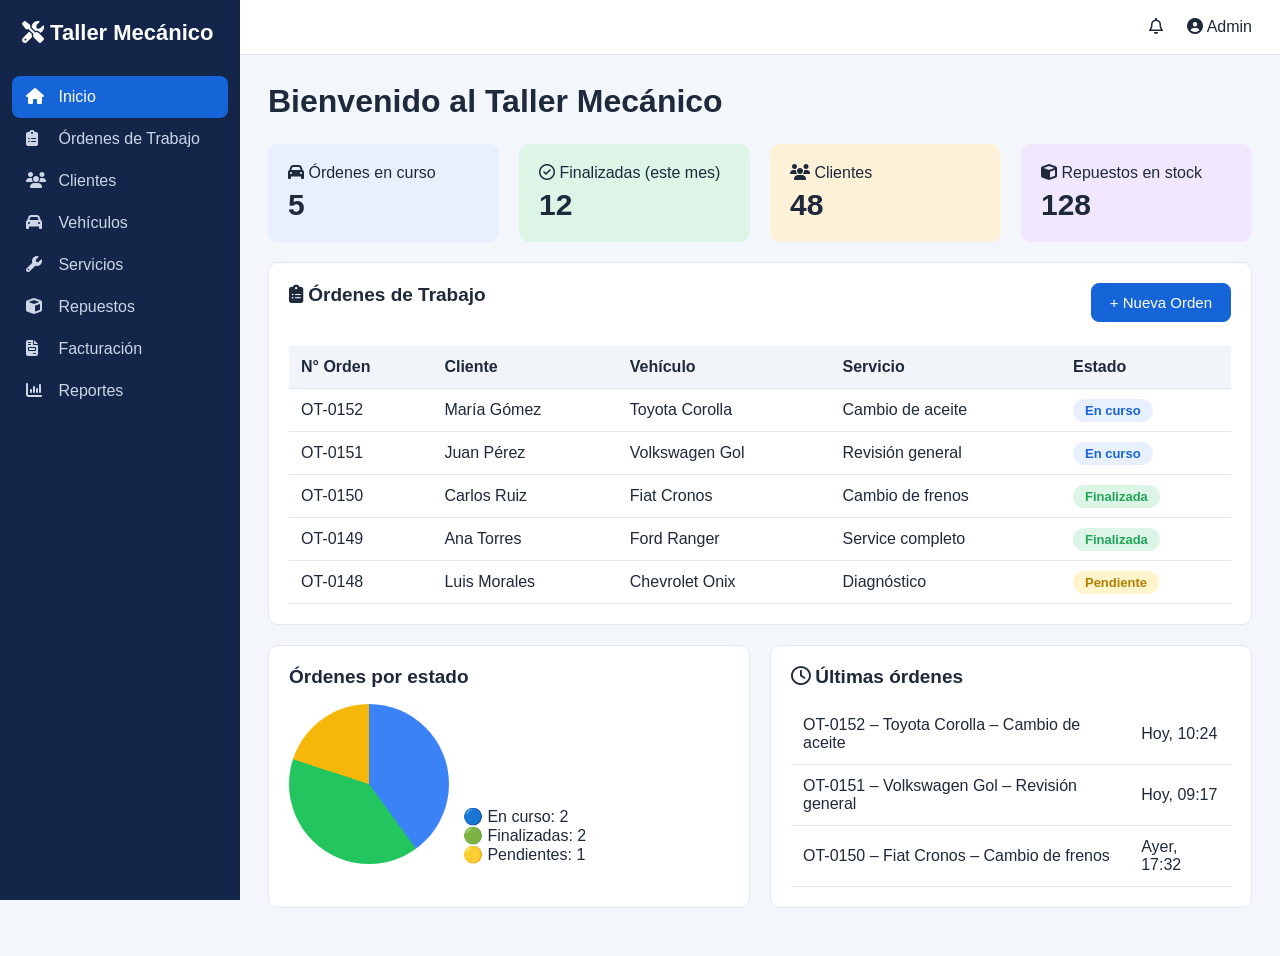
<file: Taller mecanico2/index.html>
<!DOCTYPE html>
<!--
  =====================================================================
  INDEX.HTML — Página de INICIO (panel admin)
  ---------------------------------------------------------------------
  💡 Para explicar en clase:
  - <head> = lo que NO se ve (título, CSS).  <body> = lo que SÍ se ve.
  - Las 3 páginas tienen la misma estructura:
      <aside>  -> menú lateral
      <div class="contenido">
        <header> -> barra de arriba
        <main>   -> lo propio de cada página
  - Usar etiquetas con significado (aside, header, main, section)
    se llama HTML semántico.
  =====================================================================
-->
<html lang="es">
<head>
  <!-- UTF-8 permite tildes y ñ -->
  <meta charset="UTF-8">
  <!-- viewport: adapta la página al ancho del celular -->
  <meta name="viewport" content="width=device-width, initial-scale=1.0">
  <!-- Texto de la pestaña del navegador -->
  <title>Inicio | Taller Mecánico</title>

  <!-- Íconos de Font Awesome (necesita internet).
       Se usan así: <i class="fa-solid fa-car"></i> -->
  <link rel="stylesheet" href="https://cdnjs.cloudflare.com/ajax/libs/font-awesome/6.5.1/css/all.min.css">
  <!-- Nuestro CSS -->
  <link rel="stylesheet" href="css/estilos.css">
</head>

<body>

  <!-- MENÚ LATERAL: se repite en las 3 páginas.
       Solo cambia qué link tiene la clase "activo". -->
  <aside class="sidebar">
    <div class="logo"><i class="fa-solid fa-screwdriver-wrench"></i> Taller Mecánico</div>

    <nav class="menu">
      <a href="index.html" class="activo"><i class="fa-solid fa-house"></i> Inicio</a>
      <a href="ordenes.html"><i class="fa-solid fa-clipboard-list"></i> Órdenes de Trabajo</a>
      <a href="#"><i class="fa-solid fa-users"></i> Clientes</a>
      <a href="#"><i class="fa-solid fa-car"></i> Vehículos</a>
      <a href="#"><i class="fa-solid fa-wrench"></i> Servicios</a>
      <a href="#"><i class="fa-solid fa-cube"></i> Repuestos</a>
      <a href="#"><i class="fa-solid fa-file-invoice"></i> Facturación</a>
      <a href="#"><i class="fa-solid fa-chart-column"></i> Reportes</a>
    </nav>
  </aside>

  <div class="contenido">

    <!-- BARRA DE ARRIBA: notificaciones y usuario -->
    <header class="barra">
      <i class="fa-regular fa-bell"></i>
      <span><i class="fa-solid fa-circle-user"></i> Admin</span>
    </header>

    <main class="pagina">

      <div class="encabezado">
        <h1>Bienvenido al Taller Mecánico</h1>
      </div>

      <!-- TARJETAS DE RESUMEN: 4 columnas con CSS Grid (.grilla-4).
           Cada una tiene una clase de color. -->
      <section class="grilla-4">
        <div class="dato azul">
          <i class="fa-solid fa-car"></i> Órdenes en curso <strong>5</strong>
        </div>
        <div class="dato verde">
          <i class="fa-regular fa-circle-check"></i> Finalizadas (este mes) <strong>12</strong>
        </div>
        <div class="dato naranja">
          <i class="fa-solid fa-users"></i> Clientes <strong>48</strong>
        </div>
        <div class="dato violeta">
          <i class="fa-solid fa-cube"></i> Repuestos en stock <strong>128</strong>
        </div>
      </section>

      <!-- TABLA DE ÓRDENES
           <thead> = títulos (<th>)  |  <tbody> = datos (<td>)
           <tr> = cada fila -->
      <section class="card">
        <div class="encabezado">
          <h2><i class="fa-solid fa-clipboard-list"></i> Órdenes de Trabajo</h2>
          <!-- Un link con aspecto de botón -->
          <a href="nueva-orden.html" class="btn">+ Nueva Orden</a>
        </div>

        <table>
          <thead>
            <tr>
              <th>N° Orden</th>
              <th>Cliente</th>
              <th>Vehículo</th>
              <th>Servicio</th>
              <th>Estado</th>
            </tr>
          </thead>
          <tbody>
            <tr>
              <td>OT-0152</td>
              <td>María Gómez</td>
              <td>Toyota Corolla</td>
              <td>Cambio de aceite</td>
              <!-- El color depende de la segunda clase -->
              <td><span class="estado curso">En curso</span></td>
            </tr>
            <tr>
              <td>OT-0151</td>
              <td>Juan Pérez</td>
              <td>Volkswagen Gol</td>
              <td>Revisión general</td>
              <td><span class="estado curso">En curso</span></td>
            </tr>
            <tr>
              <td>OT-0150</td>
              <td>Carlos Ruiz</td>
              <td>Fiat Cronos</td>
              <td>Cambio de frenos</td>
              <td><span class="estado finalizada">Finalizada</span></td>
            </tr>
            <tr>
              <td>OT-0149</td>
              <td>Ana Torres</td>
              <td>Ford Ranger</td>
              <td>Service completo</td>
              <td><span class="estado finalizada">Finalizada</span></td>
            </tr>
            <tr>
              <td>OT-0148</td>
              <td>Luis Morales</td>
              <td>Chevrolet Onix</td>
              <td>Diagnóstico</td>
              <td><span class="estado pendiente">Pendiente</span></td>
            </tr>
          </tbody>
        </table>
      </section>

      <!-- DOS CARDS LADO A LADO (.grilla-2) -->
      <div class="grilla-2">

        <!-- Gráfico de torta hecho SOLO con CSS (ver .dona) -->
        <section class="card">
          <h2>Órdenes por estado</h2>
          <div class="fila">
            <!-- <figure> = etiqueta para gráficos e imágenes.
                 ⚠ OJO: tiene que ser <figure> y NO <div>.
                 En el CSS existe la regla ".fila > div { flex: 1; }"
                 que estira todos los div de la fila. Esa regla tiene
                 MÁS prioridad (especificidad) que ".dona" sola, porque
                 suma una clase + una etiqueta. Si la cambiamos por un
                 <div>, la torta se estira y queda como un óvalo.
                 👉 Buen ejemplo para explicar especificidad en CSS. -->
            <figure class="dona"></figure>
            <!-- <ul> = lista. Cada <li> es un ítem -->
            <ul>
              <li>🔵 En curso: 2</li>
              <li>🟢 Finalizadas: 2</li>
              <li>🟡 Pendientes: 1</li>
            </ul>
          </div>
        </section>

        <section class="card">
          <h2><i class="fa-regular fa-clock"></i> Últimas órdenes</h2>
          <table>
            <tr><td>OT-0152 – Toyota Corolla – Cambio de aceite</td><td>Hoy, 10:24</td></tr>
            <tr><td>OT-0151 – Volkswagen Gol – Revisión general</td><td>Hoy, 09:17</td></tr>
            <tr><td>OT-0150 – Fiat Cronos – Cambio de frenos</td><td>Ayer, 17:32</td></tr>
          </table>
        </section>
      </div>

    </main>
  </div>

</body>
</html>
</file>
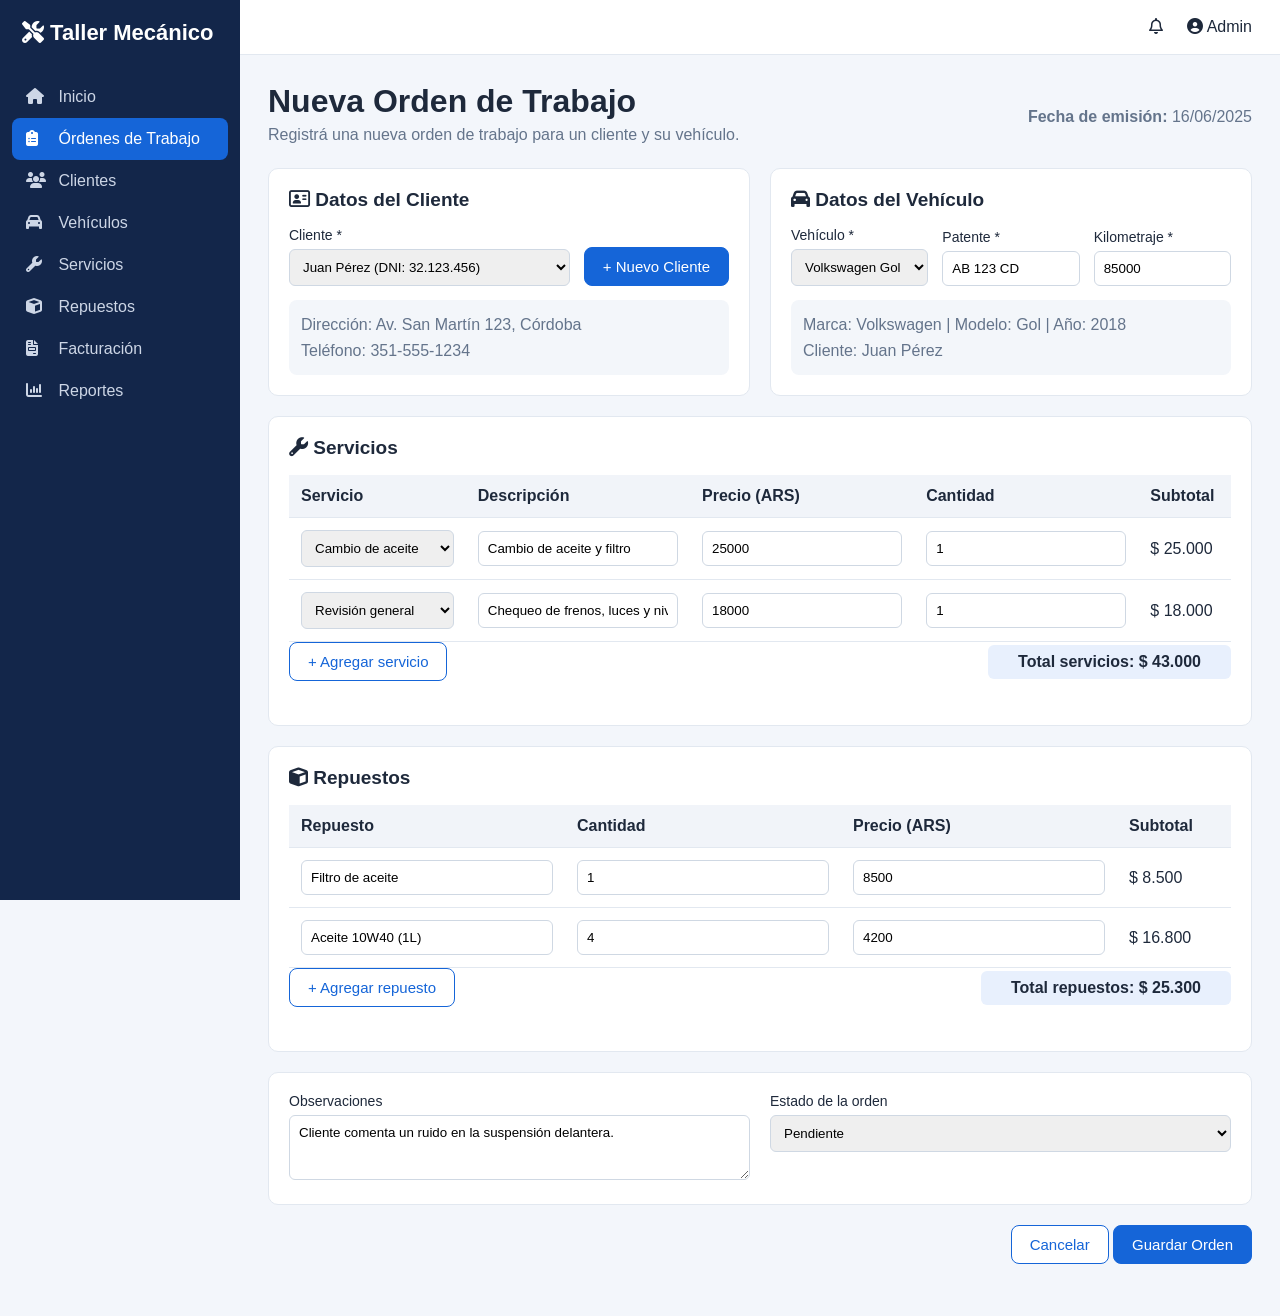
<file: Taller mecanico2/nueva-orden.html>
<!DOCTYPE html>
<!--
  =====================================================================
  NUEVA-ORDEN.HTML — Formulario de NUEVA ORDEN de trabajo
  ---------------------------------------------------------------------
  💡 Para explicar en clase:
  - Toda la página es un gran <form> dividido en cards:
      1. Cliente y Vehículo   2. Servicios   3. Repuestos
      4. Observaciones, estado y botones
  - Campos que aparecen: select, text, number y textarea.
  - "required" = campo obligatorio (el navegador no deja enviar
    el formulario vacío).
  - Los totales están escritos a mano: calcularlos es tarea de
    JavaScript (próxima clase 😉).
  =====================================================================
-->
<html lang="es">
<head>
  <meta charset="UTF-8">
  <meta name="viewport" content="width=device-width, initial-scale=1.0">
  <title>Nueva Orden | Taller Mecánico</title>
  <link rel="stylesheet" href="https://cdnjs.cloudflare.com/ajax/libs/font-awesome/6.5.1/css/all.min.css">
  <link rel="stylesheet" href="css/estilos.css">
</head>

<body>

  <!-- "Órdenes de Trabajo" queda activo: esta página es parte de esa sección -->
  <aside class="sidebar">
    <div class="logo"><i class="fa-solid fa-screwdriver-wrench"></i> Taller Mecánico</div>

    <nav class="menu">
      <a href="index.html"><i class="fa-solid fa-house"></i> Inicio</a>
      <a href="ordenes.html" class="activo"><i class="fa-solid fa-clipboard-list"></i> Órdenes de Trabajo</a>
      <a href="#"><i class="fa-solid fa-users"></i> Clientes</a>
      <a href="#"><i class="fa-solid fa-car"></i> Vehículos</a>
      <a href="#"><i class="fa-solid fa-wrench"></i> Servicios</a>
      <a href="#"><i class="fa-solid fa-cube"></i> Repuestos</a>
      <a href="#"><i class="fa-solid fa-file-invoice"></i> Facturación</a>
      <a href="#"><i class="fa-solid fa-chart-column"></i> Reportes</a>
    </nav>
  </aside>

  <div class="contenido">

    <header class="barra">
      <i class="fa-regular fa-bell"></i>
      <span><i class="fa-solid fa-circle-user"></i> Admin</span>
    </header>

    <main class="pagina">

      <div class="encabezado">
        <div>
          <h1>Nueva Orden de Trabajo</h1>
          <p>Registrá una nueva orden de trabajo para un cliente y su vehículo.</p>
        </div>
        <p><b>Fecha de emisión:</b> 16/06/2025</p>
      </div>

      <!-- action="#": todavía no hay servidor que reciba los datos -->
      <form action="#">

        <!-- 1. CLIENTE Y VEHÍCULO: dos cards lado a lado (.grilla-2) -->
        <div class="grilla-2">

          <section class="card">
            <h2><i class="fa-regular fa-address-card"></i> Datos del Cliente</h2>

            <!-- .fila: select y botón en la misma línea -->
            <div class="fila">
              <div>
                <label for="cliente">Cliente *</label>
                <select id="cliente" required>
                  <option>Juan Pérez (DNI: 32.123.456)</option>
                  <option>María Gómez (DNI: 30.456.789)</option>
                </select>
              </div>
              <button type="button" class="btn">+ Nuevo Cliente</button>
            </div>

            <p class="info">
              Dirección: Av. San Martín 123, Córdoba<br>
              Teléfono: 351-555-1234
            </p>
          </section>

          <section class="card">
            <h2><i class="fa-solid fa-car"></i> Datos del Vehículo</h2>

            <div class="fila">
              <div>
                <label for="vehiculo">Vehículo *</label>
                <select id="vehiculo" required>
                  <option>Volkswagen Gol</option>
                  <option>Toyota Corolla</option>
                </select>
              </div>
              <div>
                <label for="patente">Patente *</label>
                <input type="text" id="patente" value="AB 123 CD" required>
              </div>
              <div>
                <label for="km">Kilometraje *</label>
                <!-- type="number" solo acepta números -->
                <input type="number" id="km" value="85000" required>
              </div>
            </div>

            <p class="info">
              Marca: Volkswagen | Modelo: Gol | Año: 2018<br>
              Cliente: Juan Pérez
            </p>
          </section>
        </div>

        <!-- 2. SERVICIOS: una tabla con campos dentro de las celdas.
                Es la forma típica de cargar "ítems" en un formulario. -->
        <section class="card">
          <h2><i class="fa-solid fa-wrench"></i> Servicios</h2>

          <table>
            <thead>
              <tr>
                <th>Servicio</th>
                <th>Descripción</th>
                <th>Precio (ARS)</th>
                <th>Cantidad</th>
                <th>Subtotal</th>
              </tr>
            </thead>
            <tbody>
              <tr>
                <td>
                  <select>
                    <option>Cambio de aceite</option>
                    <option>Revisión general</option>
                  </select>
                </td>
                <td><input type="text" value="Cambio de aceite y filtro"></td>
                <td><input type="number" value="25000"></td>
                <td><input type="number" value="1"></td>
                <td>$ 25.000</td>
              </tr>
              <tr>
                <td>
                  <select>
                    <option>Revisión general</option>
                    <option>Cambio de aceite</option>
                  </select>
                </td>
                <td><input type="text" value="Chequeo de frenos, luces y niveles"></td>
                <td><input type="number" value="18000"></td>
                <td><input type="number" value="1"></td>
                <td>$ 18.000</td>
              </tr>
            </tbody>
          </table>

          <!-- Botón a la izquierda y total a la derecha (.encabezado) -->
          <div class="encabezado">
            <button type="button" class="btn btn-borde">+ Agregar servicio</button>
            <span class="total">Total servicios: $ 43.000</span>
          </div>
        </section>

        <!-- 3. REPUESTOS: misma idea que Servicios -->
        <section class="card">
          <h2><i class="fa-solid fa-cube"></i> Repuestos</h2>

          <table>
            <thead>
              <tr>
                <th>Repuesto</th>
                <th>Cantidad</th>
                <th>Precio (ARS)</th>
                <th>Subtotal</th>
              </tr>
            </thead>
            <tbody>
              <tr>
                <td><input type="text" value="Filtro de aceite"></td>
                <td><input type="number" value="1"></td>
                <td><input type="number" value="8500"></td>
                <td>$ 8.500</td>
              </tr>
              <tr>
                <td><input type="text" value="Aceite 10W40 (1L)"></td>
                <td><input type="number" value="4"></td>
                <td><input type="number" value="4200"></td>
                <td>$ 16.800</td>
              </tr>
            </tbody>
          </table>

          <div class="encabezado">
            <button type="button" class="btn btn-borde">+ Agregar repuesto</button>
            <span class="total">Total repuestos: $ 25.300</span>
          </div>
        </section>

        <!-- 4. OBSERVACIONES Y ESTADO -->
        <section class="card grilla-2">
          <div>
            <!-- <textarea> = texto de varias líneas -->
            <label for="obs">Observaciones</label>
            <textarea id="obs" rows="3">Cliente comenta un ruido en la suspensión delantera.</textarea>
          </div>
          <div>
            <label for="estado-orden">Estado de la orden</label>
            <select id="estado-orden">
              <option>Pendiente</option>
              <option>En curso</option>
              <option>Finalizada</option>
            </select>
          </div>
        </section>

        <!-- BOTONES FINALES
             type="reset"  -> vuelve los campos a sus valores iniciales
             type="submit" -> envía el formulario -->
        <div class="encabezado">
          <span></span>
          <div>
            <button type="reset" class="btn btn-borde">Cancelar</button>
            <button type="submit" class="btn">Guardar Orden</button>
          </div>
        </div>

      </form>
    </main>
  </div>

</body>
</html>
</file>
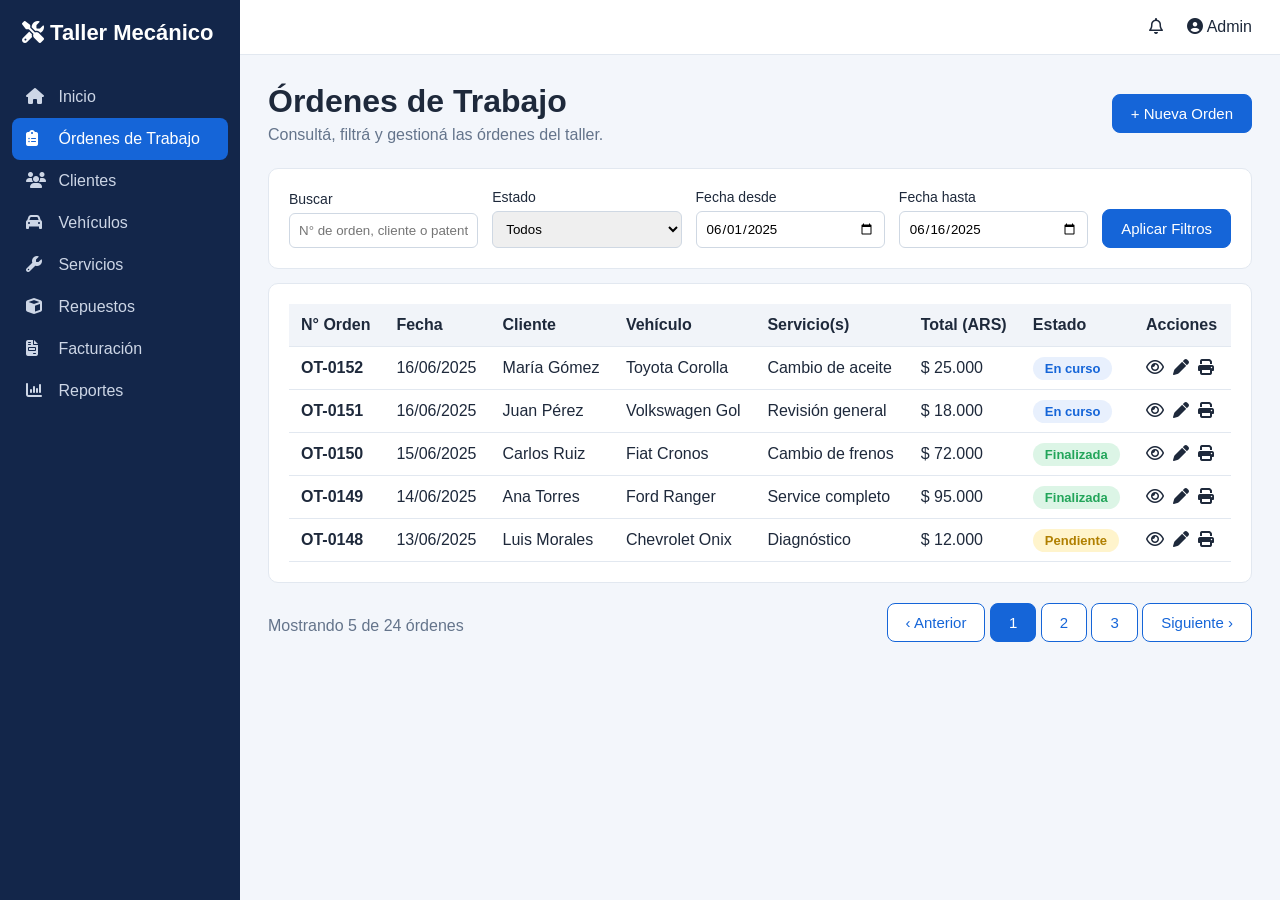
<file: Taller mecanico2/ordenes.html>
<!DOCTYPE html>
<!--
  =====================================================================
  ORDENES.HTML — Listado de ÓRDENES DE TRABAJO
  ---------------------------------------------------------------------
  💡 Para explicar en clase:
  - Mismo menú y barra que index.html (cambia el link "activo").
  - Lo nuevo: un formulario de FILTROS, una tabla con botones de
    acción y una PAGINACIÓN.
  - Sin JavaScript los filtros no filtran: armamos solo lo visual.
  =====================================================================
-->
<html lang="es">
<head>
  <meta charset="UTF-8">
  <meta name="viewport" content="width=device-width, initial-scale=1.0">
  <title>Órdenes de Trabajo | Taller Mecánico</title>
  <link rel="stylesheet" href="https://cdnjs.cloudflare.com/ajax/libs/font-awesome/6.5.1/css/all.min.css">
  <link rel="stylesheet" href="css/estilos.css">
</head>

<body>

  <aside class="sidebar">
    <div class="logo"><i class="fa-solid fa-screwdriver-wrench"></i> Taller Mecánico</div>

    <nav class="menu">
      <a href="index.html"><i class="fa-solid fa-house"></i> Inicio</a>
      <a href="ordenes.html" class="activo"><i class="fa-solid fa-clipboard-list"></i> Órdenes de Trabajo</a>
      <a href="#"><i class="fa-solid fa-users"></i> Clientes</a>
      <a href="#"><i class="fa-solid fa-car"></i> Vehículos</a>
      <a href="#"><i class="fa-solid fa-wrench"></i> Servicios</a>
      <a href="#"><i class="fa-solid fa-cube"></i> Repuestos</a>
      <a href="#"><i class="fa-solid fa-file-invoice"></i> Facturación</a>
      <a href="#"><i class="fa-solid fa-chart-column"></i> Reportes</a>
    </nav>
  </aside>

  <div class="contenido">

    <header class="barra">
      <i class="fa-regular fa-bell"></i>
      <span><i class="fa-solid fa-circle-user"></i> Admin</span>
    </header>

    <main class="pagina">

      <!-- Título + subtítulo a la izquierda, botón a la derecha -->
      <div class="encabezado">
        <div>
          <h1>Órdenes de Trabajo</h1>
          <p>Consultá, filtrá y gestioná las órdenes del taller.</p>
        </div>
        <a href="nueva-orden.html" class="btn">+ Nueva Orden</a>
      </div>

      <!-- FILTROS
           - .fila pone los campos uno al lado del otro.
           - El "for" del label coincide con el "id" del campo:
             al tocar el texto se selecciona el campo.
           - placeholder = texto gris de ayuda. -->
      <form class="card fila">
        <div>
          <label for="buscar">Buscar</label>
          <input type="text" id="buscar" placeholder="N° de orden, cliente o patente...">
        </div>

        <!-- <select> = lista desplegable -->
        <div>
          <label for="estado">Estado</label>
          <select id="estado">
            <option>Todos</option>
            <option>En curso</option>
            <option>Finalizada</option>
            <option>Pendiente</option>
          </select>
        </div>

        <!-- type="date" muestra un calendario (formato AAAA-MM-DD) -->
        <div>
          <label for="desde">Fecha desde</label>
          <input type="date" id="desde" value="2025-06-01">
        </div>

        <div>
          <label for="hasta">Fecha hasta</label>
          <input type="date" id="hasta" value="2025-06-16">
        </div>

        <button type="button" class="btn">Aplicar Filtros</button>
      </form>

      <!-- TABLA DE ÓRDENES
           En "Acciones" hay íconos; title muestra un cartelito
           al pasar el mouse. -->
      <section class="card">
        <table>
          <thead>
            <tr>
              <th>N° Orden</th>
              <th>Fecha</th>
              <th>Cliente</th>
              <th>Vehículo</th>
              <th>Servicio(s)</th>
              <th>Total (ARS)</th>
              <th>Estado</th>
              <th>Acciones</th>
            </tr>
          </thead>
          <tbody>
            <tr>
              <td><b>OT-0152</b></td>
              <td>16/06/2025</td>
              <td>María Gómez</td>
              <td>Toyota Corolla</td>
              <td>Cambio de aceite</td>
              <td>$ 25.000</td>
              <td><span class="estado curso">En curso</span></td>
              <td>
                <i class="fa-regular fa-eye" title="Ver"></i>&nbsp;
                <i class="fa-solid fa-pen" title="Editar"></i>&nbsp;
                <i class="fa-solid fa-print" title="Imprimir"></i>
              </td>
            </tr>
            <tr>
              <td><b>OT-0151</b></td>
              <td>16/06/2025</td>
              <td>Juan Pérez</td>
              <td>Volkswagen Gol</td>
              <td>Revisión general</td>
              <td>$ 18.000</td>
              <td><span class="estado curso">En curso</span></td>
              <td>
                <i class="fa-regular fa-eye" title="Ver"></i>&nbsp;
                <i class="fa-solid fa-pen" title="Editar"></i>&nbsp;
                <i class="fa-solid fa-print" title="Imprimir"></i>
              </td>
            </tr>
            <tr>
              <td><b>OT-0150</b></td>
              <td>15/06/2025</td>
              <td>Carlos Ruiz</td>
              <td>Fiat Cronos</td>
              <td>Cambio de frenos</td>
              <td>$ 72.000</td>
              <td><span class="estado finalizada">Finalizada</span></td>
              <td>
                <i class="fa-regular fa-eye" title="Ver"></i>&nbsp;
                <i class="fa-solid fa-pen" title="Editar"></i>&nbsp;
                <i class="fa-solid fa-print" title="Imprimir"></i>
              </td>
            </tr>
            <tr>
              <td><b>OT-0149</b></td>
              <td>14/06/2025</td>
              <td>Ana Torres</td>
              <td>Ford Ranger</td>
              <td>Service completo</td>
              <td>$ 95.000</td>
              <td><span class="estado finalizada">Finalizada</span></td>
              <td>
                <i class="fa-regular fa-eye" title="Ver"></i>&nbsp;
                <i class="fa-solid fa-pen" title="Editar"></i>&nbsp;
                <i class="fa-solid fa-print" title="Imprimir"></i>
              </td>
            </tr>
            <tr>
              <td><b>OT-0148</b></td>
              <td>13/06/2025</td>
              <td>Luis Morales</td>
              <td>Chevrolet Onix</td>
              <td>Diagnóstico</td>
              <td>$ 12.000</td>
              <td><span class="estado pendiente">Pendiente</span></td>
              <td>
                <i class="fa-regular fa-eye" title="Ver"></i>&nbsp;
                <i class="fa-solid fa-pen" title="Editar"></i>&nbsp;
                <i class="fa-solid fa-print" title="Imprimir"></i>
              </td>
            </tr>
          </tbody>
        </table>
      </section>

      <!-- PAGINACIÓN: reutilizamos .encabezado (texto izq / botones der).
           La página actual es un .btn lleno; las demás .btn-borde. -->
      <div class="encabezado">
        <p>Mostrando 5 de 24 órdenes</p>
        <nav>
          <a href="#" class="btn btn-borde">‹ Anterior</a>
          <a href="#" class="btn">1</a>
          <a href="#" class="btn btn-borde">2</a>
          <a href="#" class="btn btn-borde">3</a>
          <a href="#" class="btn btn-borde">Siguiente ›</a>
        </nav>
      </div>

    </main>
  </div>

</body>
</html>
</file>
<file: Taller mecanico2/css/estilos.css>
/* =====================================================================
   ESTILOS.CSS — Una sola hoja de estilos para las 3 páginas
   ---------------------------------------------------------------------
   💡 Si cambiamos algo acá, cambia en todo el sitio.
   Orden: 1. Base  2. Sidebar  3. Contenido  4. Componentes
          5. Inicio  6. Celulares
   ===================================================================== */


/* ---------- 1. BASE ----------
   Sacamos márgenes que trae el navegador y elegimos fuente y fondo.
   box-sizing: border-box -> el padding no agranda las cajas. */
* {
  margin: 0;
  padding: 0;
  box-sizing: border-box;
}

body {
  font-family: Arial, sans-serif;
  background-color: #f3f6fb;
  color: #1e293b;
}

a {
  text-decoration: none;
  color: inherit;
}

ul {
  list-style: none;          /* saca los puntitos de las listas */
}


/* ---------- 2. SIDEBAR (menú lateral) ----------
   position: fixed lo deja quieto aunque hagamos scroll. */
.sidebar {
  position: fixed;
  top: 0;
  left: 0;
  width: 240px;
  height: 100vh;
  background-color: #13264a;
  color: white;
  padding: 20px 12px;
}

.logo {
  font-size: 22px;
  font-weight: bold;
  margin: 0 10px 30px;
}

/* display: block hace que cada link ocupe su propia línea */
.menu a {
  display: block;
  padding: 12px 14px;
  border-radius: 8px;
  color: #cdd6e6;
}

.menu a i {
  width: 28px;               /* ancho fijo = textos alineados */
}

/* :hover = cuando pasa el mouse  |  .activo = página actual */
.menu a:hover,
.menu a.activo {
  background-color: #1565d8;
  color: white;
}


/* ---------- 3. CONTENIDO ----------
   margin-left = ancho del sidebar, para que no quede tapado. */
.contenido {
  margin-left: 240px;
}

/* Barra de arriba: flexbox con todo a la derecha */
.barra {
  display: flex;
  justify-content: flex-end;
  gap: 24px;
  padding: 18px 28px;
  background-color: white;
  border-bottom: 1px solid #e2e8f0;
}

.pagina {
  padding: 28px;
}

/* Título a la izquierda y botón a la derecha */
.encabezado {
  display: flex;
  justify-content: space-between;
  align-items: center;
  margin-bottom: 24px;
}

.encabezado p {
  color: #64748b;
  margin-top: 6px;
}


/* ---------- 4. COMPONENTES QUE SE REPITEN ---------- */

/* CARD: caja blanca con borde redondeado */
.card {
  background-color: white;
  border: 1px solid #e2e8f0;
  border-radius: 10px;
  padding: 20px;
  margin-bottom: 20px;
}

.card h2 {
  font-size: 19px;
  margin-bottom: 16px;
}

/* GRILLAS: CSS Grid reparte columnas iguales (1fr = 1 parte) */
.grilla-2 {
  display: grid;
  grid-template-columns: 1fr 1fr;
  gap: 20px;
}

.grilla-4 {
  display: grid;
  grid-template-columns: repeat(4, 1fr);
  gap: 20px;
  margin-bottom: 20px;
}

/* FILA: elementos uno al lado del otro (flexbox) */
.fila {
  display: flex;
  align-items: flex-end;     /* alinea todo por abajo */
  gap: 14px;
  margin-bottom: 14px;
}

/* flex: 1 -> cada campo crece en partes iguales */
.fila > div {
  flex: 1;
}

/* BOTONES: clase base + variante con borde */
.btn {
  display: inline-block;
  padding: 10px 18px;
  border: 1px solid #1565d8;
  border-radius: 8px;
  background-color: #1565d8;
  color: white;
  font-size: 15px;
  cursor: pointer;           /* manito al pasar el mouse */
}

.btn-borde {
  background-color: white;
  color: #1565d8;
}

/* TABLAS */
table {
  width: 100%;
  border-collapse: collapse; /* une los bordes de las celdas */
}

th {
  background-color: #f1f4f9;
  text-align: left;
}

th, td {
  padding: 12px;
  border-bottom: 1px solid #e2e8f0;
}

/* ETIQUETAS DE ESTADO: forma de "píldora" + un color por estado */
.estado {
  padding: 4px 12px;
  border-radius: 20px;
  font-size: 13px;
  font-weight: bold;
}

.curso      { background-color: #e8f0fd; color: #1565d8; }
.finalizada { background-color: #dcf5e6; color: #22a55a; }
.pendiente  { background-color: #fff4cc; color: #b07f00; }

/* FORMULARIOS: label arriba, campo ocupando todo el ancho */
label {
  display: block;
  margin-bottom: 6px;
  font-size: 14px;
}

input, select, textarea {
  width: 100%;
  padding: 9px;
  border: 1px solid #cfd8e3;
  border-radius: 6px;
  font-family: inherit;
}

/* Caja gris con datos extra */
.info {
  background-color: #f3f6fa;
  padding: 12px;
  border-radius: 8px;
  color: #64748b;
  line-height: 1.6;
}

/* Recuadro azul claro para los totales */
.total {
  background-color: #e8f0fd;
  padding: 8px 30px;
  border-radius: 6px;
  font-weight: bold;
}


/* ---------- 5. INICIO ---------- */

/* Tarjetas de resumen: cada una con su color de fondo */
.dato {
  padding: 20px;
  border-radius: 10px;
}

.dato strong {
  display: block;            /* el número baja a otra línea */
  font-size: 30px;
  margin-top: 6px;
}

.azul    { background-color: #e8f0fd; }
.verde   { background-color: #dcf5e6; }
.naranja { background-color: #fdf1d8; }
.violeta { background-color: #f1e8fd; }

/* Gráfico de torta SOLO con CSS:
   border-radius: 50% hace un círculo y conic-gradient lo pinta
   en porciones según porcentaje (2 de 5 órdenes = 40%). */
.dona {
  width: 160px;
  height: 160px;
  /* ⚠ ESPECIFICIDAD: en el HTML la torta es un <figure>, no un <div>.
     Si fuera un <div>, ganaría la regla ".fila > div { flex: 1; }"
     (clase + etiqueta = más prioridad que solo ".dona") y la torta
     se estiraría como un óvalo. */
  flex: none;                /* que no se estire dentro de .fila */
  border-radius: 50%;
  background: conic-gradient(#3b82f6 0% 40%, #22c55e 40% 80%, #f5b70a 80% 100%);
}


/* ---------- 6. CELULARES ----------
   La media query aplica estos estilos solo en pantallas chicas. */
@media (max-width: 768px) {
  .sidebar {
    position: static;
    width: 100%;
    height: auto;
  }

  .contenido {
    margin-left: 0;
  }

  .grilla-2,
  .grilla-4 {
    grid-template-columns: 1fr;  /* todo en una sola columna */
  }

  .fila,
  .encabezado {
    flex-direction: column;      /* apilamos los elementos */
    align-items: stretch;
  }
}
</file>
